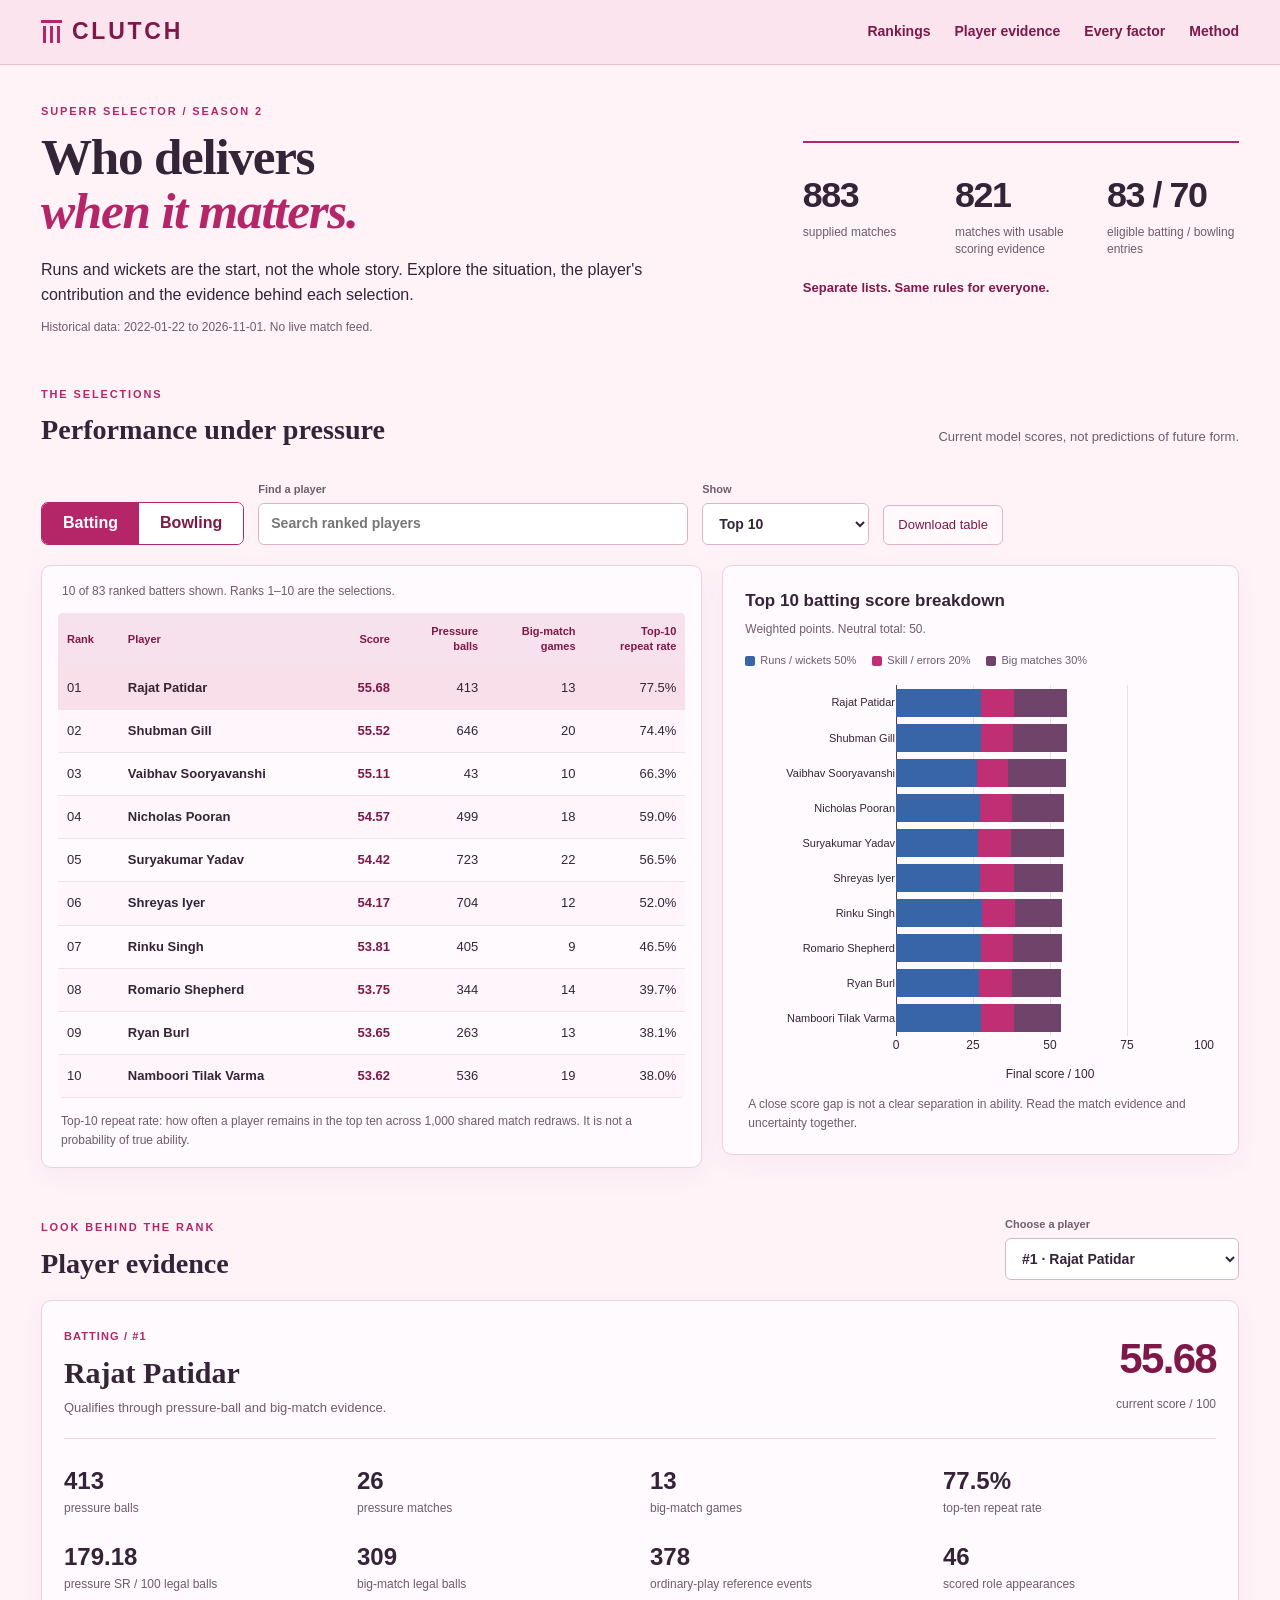
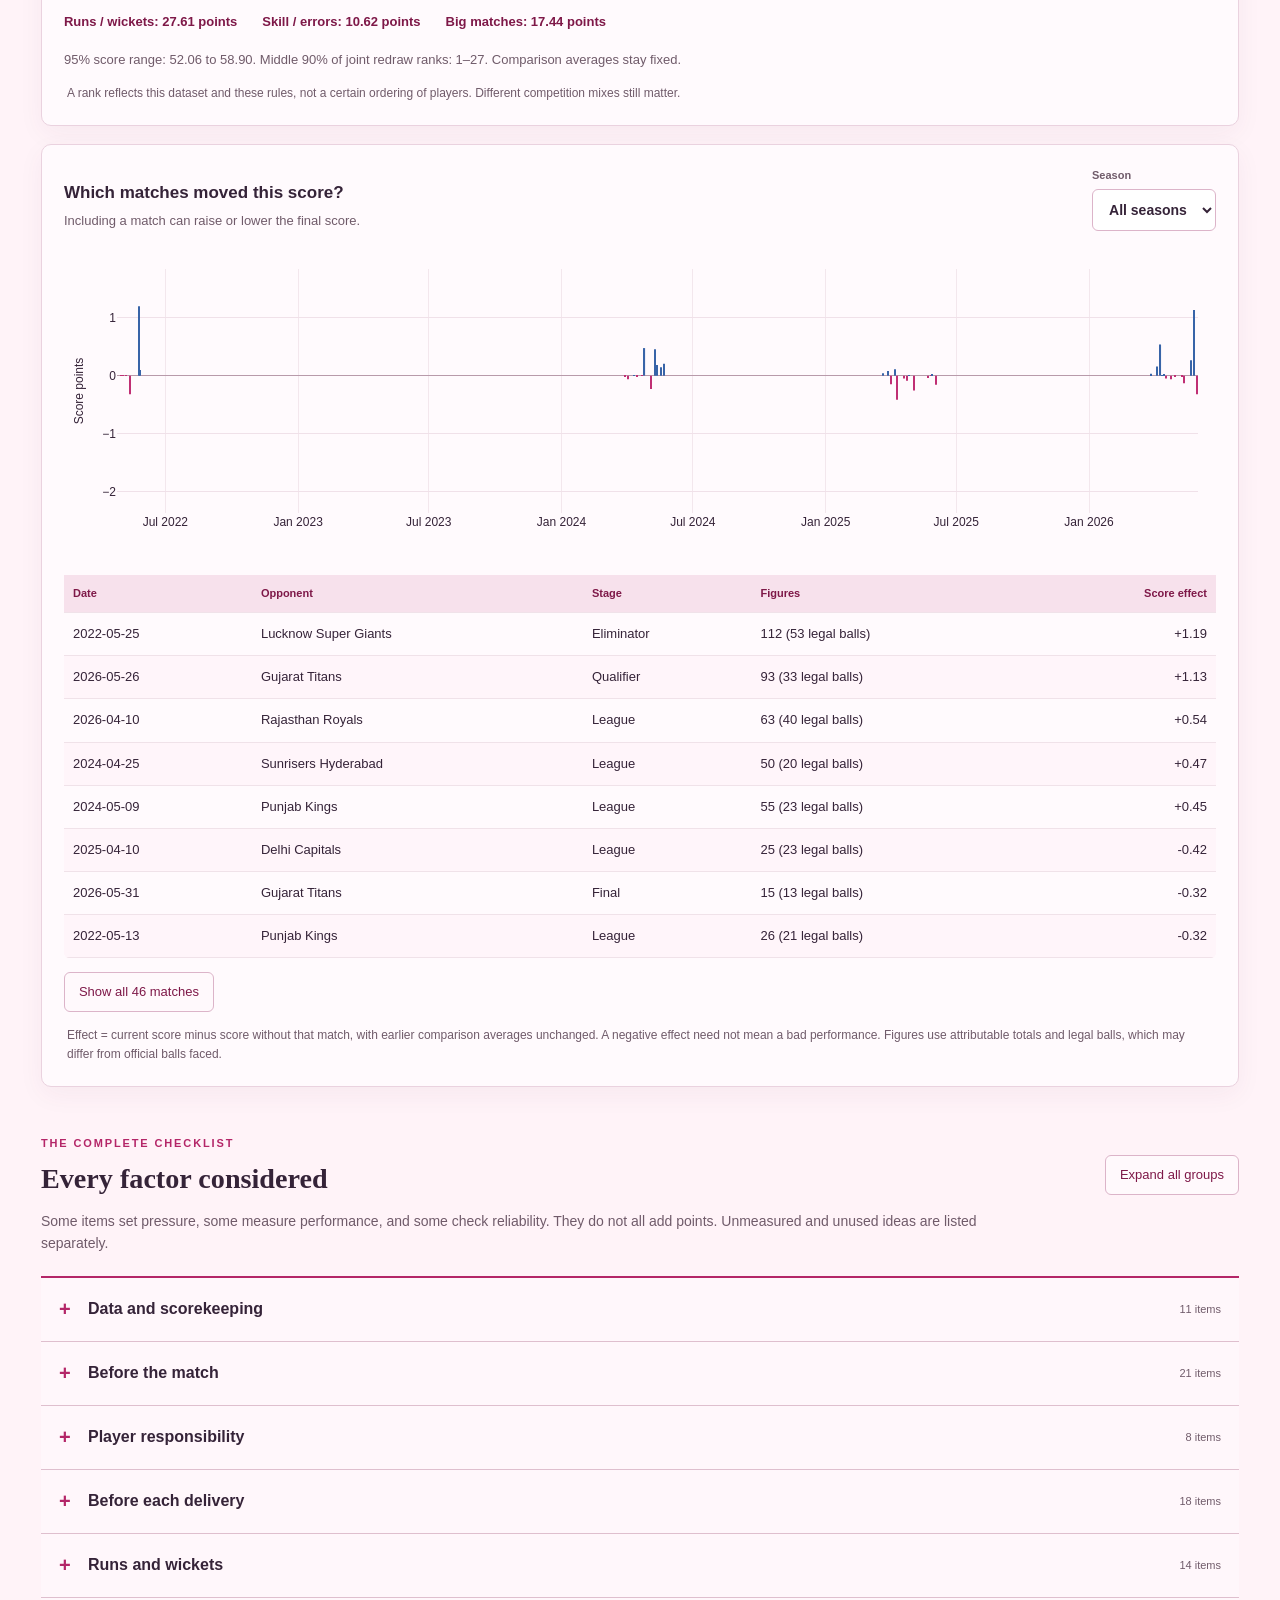
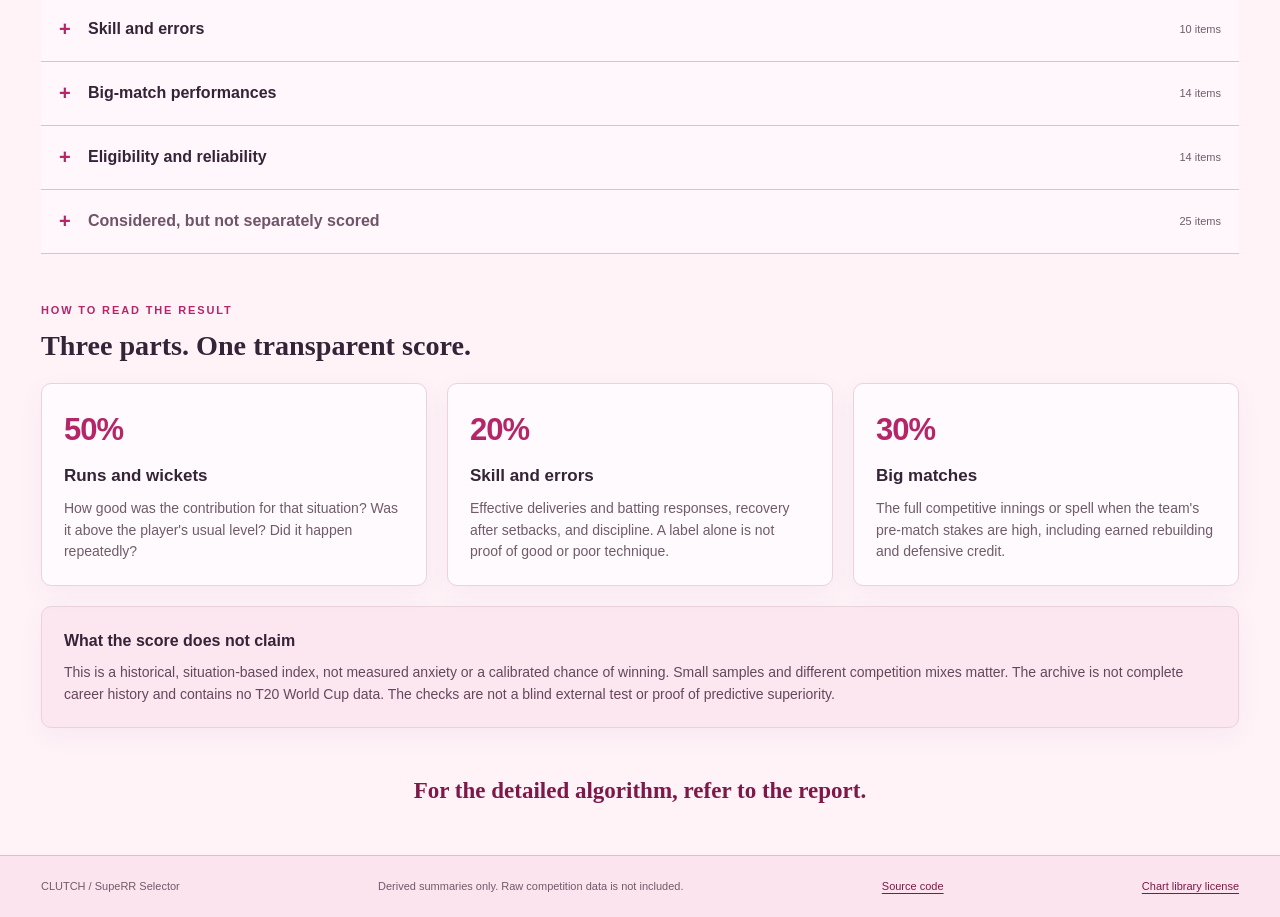
<file: index.html>
<!doctype html>
<html lang="en">
<head>
  <meta charset="utf-8"><meta name="viewport" content="width=device-width, initial-scale=1">
  <meta name="description" content="CLUTCH: batting and bowling performance under pressure, with transparent match evidence and a complete factor checklist.">
  <title>CLUTCH | Cricket under pressure</title>
  <link rel="stylesheet" href="styles.css">
  <script defer src="snapshot.js"></script>
  <script defer src="plotly-basic.min.js"></script>
  <script defer src="app.js"></script>
</head>
<body>
<a class="skip-link" href="#rankings">Skip to rankings</a>
<header class="masthead">
  <a class="wordmark" href="#top" aria-label="CLUTCH home"><span class="wickets" aria-hidden="true"><i></i><i></i><i></i></span>CLUTCH</a>
  <nav aria-label="Page sections"><a href="#rankings">Rankings</a><a href="#player">Player evidence</a><a href="#factors">Every factor</a><a href="#method">Method</a></nav>
</header>
<main id="top">
  <section class="hero" aria-labelledby="hero-title">
    <div><p class="eyebrow">SUPERR SELECTOR / SEASON 2</p><h1 id="hero-title">Who delivers<br><em>when it matters.</em></h1>
      <p class="hero-copy">Runs and wickets are the start, not the whole story. Explore the situation, the player's contribution and the evidence behind each selection.</p>
      <p class="scope-line">Historical data: 2022-01-22 to 2026-11-01. No live match feed.</p></div>
    <div class="hero-facts" aria-label="Analysis scope">
      <div><strong>883</strong><span>supplied matches</span></div>
      <div><strong>821</strong><span>matches with usable scoring evidence</span></div>
      <div><strong>83 / 70</strong><span>eligible batting / bowling entries</span></div>
      <p>Separate lists. Same rules for everyone.</p>
    </div>
  </section>
  <p id="notice" class="notice" role="status" hidden></p>
  <section id="rankings" aria-labelledby="rankings-title">
    <div class="section-heading"><div><p class="eyebrow">THE SELECTIONS</p><h2 id="rankings-title">Performance under pressure</h2></div><p>Current model scores, not predictions of future form.</p></div>
    <div class="toolbar" aria-label="Ranking filters">
      <div class="segmented" role="group" aria-label="Choose batting or bowling"><button type="button" data-role-button="batting" aria-pressed="true" disabled>Batting</button><button type="button" data-role-button="bowling" aria-pressed="false" disabled>Bowling</button></div>
      <label class="search-label">Find a player<input id="player-search" type="search" placeholder="Search ranked players" disabled></label>
      <label>Show<select id="ranking-scope" disabled><option value="top">Top 10</option><option value="all">All ranked players</option></select></label>
      <button id="download" type="button" class="quiet-button" disabled>Download table</button>
    </div>
    <noscript><p class="notice">Both ranked lists and the full factor checklist are available below. Enable JavaScript for filters and player selection.</p></noscript>
    <div class="ranking-grid">
      <div class="panel ranking-panel"><p id="result-count" class="table-note">All eligible entries are listed. Ranks 1-10 are the selections.</p>
        <div class="role-table" data-role="batting" id="batting-rankings">
          <h3 class="static-role-title">Batters</h3>
          <div class="table-scroll"><table>
            <caption class="sr-only">Ranked batting performances under the current model</caption>
            <thead><tr><th scope="col">Rank</th><th scope="col">Player</th><th scope="col">Score</th><th scope="col">Pressure<br>balls</th><th scope="col">Big-match<br>games</th><th scope="col">Top-10<br>repeat rate</th></tr></thead>
            <tbody><tr data-player="batting-5039" data-rank="1"><td>01</td><th scope="row" class="player-name">Rajat Patidar</th><td class="score">55.68</td><td>413</td><td>13</td><td>77.5%</td></tr>
<tr data-player="batting-6288" data-rank="2"><td>02</td><th scope="row" class="player-name">Shubman Gill</th><td class="score">55.52</td><td>646</td><td>20</td><td>74.4%</td></tr>
<tr data-player="batting-50284" data-rank="3"><td>03</td><th scope="row" class="player-name">Vaibhav Sooryavanshi</th><td class="score">55.11</td><td>43</td><td>10</td><td>66.3%</td></tr>
<tr data-player="batting-3125" data-rank="4"><td>04</td><th scope="row" class="player-name">Nicholas Pooran</th><td class="score">54.57</td><td>499</td><td>18</td><td>59.0%</td></tr>
<tr data-player="batting-1699" data-rank="5"><td>05</td><th scope="row" class="player-name">Suryakumar Yadav</th><td class="score">54.42</td><td>723</td><td>22</td><td>56.5%</td></tr>
<tr data-player="batting-3647" data-rank="6"><td>06</td><th scope="row" class="player-name">Shreyas Iyer</th><td class="score">54.17</td><td>704</td><td>12</td><td>52.0%</td></tr>
<tr data-player="batting-4708" data-rank="7"><td>07</td><th scope="row" class="player-name">Rinku Singh</th><td class="score">53.81</td><td>405</td><td>9</td><td>46.5%</td></tr>
<tr data-player="batting-6726" data-rank="8"><td>08</td><th scope="row" class="player-name">Romario Shepherd</th><td class="score">53.75</td><td>344</td><td>14</td><td>39.7%</td></tr>
<tr data-player="batting-2463" data-rank="9"><td>09</td><th scope="row" class="player-name">Ryan Burl</th><td class="score">53.65</td><td>263</td><td>13</td><td>38.1%</td></tr>
<tr data-player="batting-7897" data-rank="10"><td>10</td><th scope="row" class="player-name">Namboori Tilak Varma</th><td class="score">53.62</td><td>536</td><td>19</td><td>38.0%</td></tr>
<tr data-player="batting-23450" data-rank="11"><td>11</td><th scope="row" class="player-name">Sai Sudharsan</th><td class="score">53.32</td><td>221</td><td>7</td><td>33.7%</td></tr>
<tr data-player="batting-7544" data-rank="12"><td>12</td><th scope="row" class="player-name">Venkatesh Iyer</th><td class="score">53.32</td><td>95</td><td>9</td><td>28.7%</td></tr>
<tr data-player="batting-152" data-rank="13"><td>13</td><th scope="row" class="player-name">Ravindra Jadeja</th><td class="score">53.17</td><td>466</td><td>9</td><td>19.1%</td></tr>
<tr data-player="batting-796" data-rank="14"><td>14</td><th scope="row" class="player-name">Matthew Wade</th><td class="score">53.09</td><td>119</td><td>6</td><td>27.5%</td></tr>
<tr data-player="batting-838" data-rank="15"><td>15</td><th scope="row" class="player-name">Glenn Maxwell</th><td class="score">52.88</td><td>179</td><td>13</td><td>25.4%</td></tr>
<tr data-player="batting-47" data-rank="16"><td>16</td><th scope="row" class="player-name">Virat Kohli</th><td class="score">52.69</td><td>377</td><td>20</td><td>22.6%</td></tr>
<tr data-player="batting-6651" data-rank="17"><td>17</td><th scope="row" class="player-name">Towhid Hridoy</th><td class="score">52.62</td><td>227</td><td>16</td><td>17.6%</td></tr>
<tr data-player="batting-7903" data-rank="18"><td>18</td><th scope="row" class="player-name">Shamim Hossain</th><td class="score">52.56</td><td>222</td><td>9</td><td>13.0%</td></tr>
<tr data-player="batting-4986" data-rank="19"><td>19</td><th scope="row" class="player-name">Rovman Powell</th><td class="score">52.56</td><td>787</td><td>22</td><td>18.4%</td></tr>
<tr data-player="batting-8" data-rank="20"><td>20</td><th scope="row" class="player-name">Mahendra Singh Dhoni</th><td class="score">52.56</td><td>357</td><td>6</td><td>13.3%</td></tr>
<tr data-player="batting-1077" data-rank="21"><td>21</td><th scope="row" class="player-name">David Miller</th><td class="score">52.54</td><td>459</td><td>12</td><td>16.5%</td></tr>
<tr data-player="batting-1107" data-rank="22"><td>22</td><th scope="row" class="player-name">Mohammad Nabi</th><td class="score">52.51</td><td>400</td><td>13</td><td>25.8%</td></tr>
<tr data-player="batting-2485" data-rank="23"><td>23</td><th scope="row" class="player-name">Babar Azam</th><td class="score">52.40</td><td>424</td><td>13</td><td>20.0%</td></tr>
<tr data-player="batting-8182" data-rank="24"><td>24</td><th scope="row" class="player-name">Donovan Ferreira</th><td class="score">52.17</td><td>124</td><td>6</td><td>15.1%</td></tr>
<tr data-player="batting-6396" data-rank="25"><td>25</td><th scope="row" class="player-name">Tim David</th><td class="score">52.16</td><td>360</td><td>11</td><td>12.2%</td></tr>
<tr data-player="batting-7900" data-rank="26"><td>26</td><th scope="row" class="player-name">Tanzid Hasan</th><td class="score">52.16</td><td>67</td><td>11</td><td>2.5%</td></tr>
<tr data-player="batting-8101" data-rank="27"><td>27</td><th scope="row" class="player-name">Ashutosh Sharma</th><td class="score">52.12</td><td>233</td><td>6</td><td>9.6%</td></tr>
<tr data-player="batting-37052" data-rank="28"><td>28</td><th scope="row" class="player-name">Naman Dhir</th><td class="score">52.02</td><td>159</td><td>9</td><td>7.3%</td></tr>
<tr data-player="batting-4722" data-rank="29"><td>29</td><th scope="row" class="player-name">Rashid Khan</th><td class="score">52.02</td><td>397</td><td>13</td><td>5.4%</td></tr>
<tr data-player="batting-3374" data-rank="30"><td>30</td><th scope="row" class="player-name">Mark Chapman</th><td class="score">51.94</td><td>209</td><td>12</td><td>3.0%</td></tr>
<tr data-player="batting-2921" data-rank="31"><td>31</td><th scope="row" class="player-name">Fakhar Zaman</th><td class="score">51.82</td><td>232</td><td>13</td><td>7.1%</td></tr>
<tr data-player="batting-4246" data-rank="32"><td>32</td><th scope="row" class="player-name">Nitish Rana</th><td class="score">51.80</td><td>291</td><td>7</td><td>9.0%</td></tr>
<tr data-player="batting-143" data-rank="33"><td>33</td><th scope="row" class="player-name">Dinesh Karthik</th><td class="score">51.78</td><td>339</td><td>12</td><td>5.7%</td></tr>
<tr data-player="batting-4823" data-rank="34"><td>34</td><th scope="row" class="player-name">Washington Sundar</th><td class="score">51.78</td><td>249</td><td>7</td><td>1.9%</td></tr>
<tr data-player="batting-3916" data-rank="35"><td>35</td><th scope="row" class="player-name">Jitesh Sharma</th><td class="score">51.74</td><td>282</td><td>11</td><td>11.4%</td></tr>
<tr data-player="batting-2003" data-rank="36"><td>36</td><th scope="row" class="player-name">Bhanuka Rajapaksa</th><td class="score">51.70</td><td>117</td><td>7</td><td>15.6%</td></tr>
<tr data-player="batting-2876" data-rank="37"><td>37</td><th scope="row" class="player-name">Axar Patel</th><td class="score">51.68</td><td>550</td><td>12</td><td>3.6%</td></tr>
<tr data-player="batting-20702" data-rank="38"><td>38</td><th scope="row" class="player-name">Tristan Stubbs</th><td class="score">51.62</td><td>373</td><td>10</td><td>6.7%</td></tr>
<tr data-player="batting-6280" data-rank="39"><td>39</td><th scope="row" class="player-name">Harry Brook</th><td class="score">51.55</td><td>76</td><td>8</td><td>0.7%</td></tr>
<tr data-player="batting-2533" data-rank="40"><td>40</td><th scope="row" class="player-name">Najibullah Zadran</th><td class="score">51.46</td><td>141</td><td>5</td><td>1.3%</td></tr>
<tr data-player="batting-1318" data-rank="41"><td>41</td><th scope="row" class="player-name">Andre Russell</th><td class="score">51.44</td><td>361</td><td>7</td><td>10.4%</td></tr>
<tr data-player="batting-3091" data-rank="42"><td>42</td><th scope="row" class="player-name">Sahibzada Farhan</th><td class="score">51.41</td><td>141</td><td>11</td><td>2.5%</td></tr>
<tr data-player="batting-499" data-rank="43"><td>43</td><th scope="row" class="player-name">Shakib Al Hasan</th><td class="score">51.22</td><td>116</td><td>3</td><td>0.4%</td></tr>
<tr data-player="batting-4847" data-rank="44"><td>44</td><th scope="row" class="player-name">Finn Allen</th><td class="score">51.15</td><td>0</td><td>10</td><td>1.1%</td></tr>
<tr data-player="batting-4369" data-rank="45"><td>45</td><th scope="row" class="player-name">Shai Hope</th><td class="score">51.14</td><td>387</td><td>15</td><td>5.9%</td></tr>
<tr data-player="batting-22565" data-rank="46"><td>46</td><th scope="row" class="player-name">Muhammad Waseem</th><td class="score">51.11</td><td>256</td><td>11</td><td>1.0%</td></tr>
<tr data-player="batting-2639" data-rank="47"><td>47</td><th scope="row" class="player-name">Marcus Stoinis</th><td class="score">51.08</td><td>312</td><td>12</td><td>5.5%</td></tr>
<tr data-player="batting-4703" data-rank="48"><td>48</td><th scope="row" class="player-name">Rishabh Pant</th><td class="score">51.07</td><td>516</td><td>6</td><td>0.8%</td></tr>
<tr data-player="batting-5882" data-rank="49"><td>49</td><th scope="row" class="player-name">Afif Hossain</th><td class="score">51.04</td><td>129</td><td>5</td><td>0.0%</td></tr>
<tr data-player="batting-5553" data-rank="50"><td>50</td><th scope="row" class="player-name">Phil Salt</th><td class="score">51.01</td><td>82</td><td>14</td><td>0.5%</td></tr>
<tr data-player="batting-768" data-rank="51"><td>51</td><th scope="row" class="player-name">Reeza Hendricks</th><td class="score">51.01</td><td>145</td><td>8</td><td>1.5%</td></tr>
<tr data-player="batting-1568" data-rank="52"><td>52</td><th scope="row" class="player-name">Kane Williamson</th><td class="score">50.94</td><td>175</td><td>2</td><td>0.7%</td></tr>
<tr data-player="batting-4755" data-rank="53"><td>53</td><th scope="row" class="player-name">Shivam Dube</th><td class="score">50.69</td><td>397</td><td>14</td><td>2.0%</td></tr>
<tr data-player="batting-1941" data-rank="54"><td>54</td><th scope="row" class="player-name">Devon Conway</th><td class="score">50.63</td><td>91</td><td>11</td><td>0.5%</td></tr>
<tr data-player="batting-6819" data-rank="55"><td>55</td><th scope="row" class="player-name">Yashasvi Jaiswal</th><td class="score">50.60</td><td>108</td><td>19</td><td>0.3%</td></tr>
<tr data-player="batting-6460" data-rank="56"><td>56</td><th scope="row" class="player-name">Ayush Badoni</th><td class="score">50.57</td><td>259</td><td>7</td><td>0.3%</td></tr>
<tr data-player="batting-4391" data-rank="57"><td>57</td><th scope="row" class="player-name">Liam Livingstone</th><td class="score">50.55</td><td>286</td><td>14</td><td>1.6%</td></tr>
<tr data-player="batting-1481" data-rank="58"><td>58</td><th scope="row" class="player-name">Kusal Perera</th><td class="score">50.54</td><td>118</td><td>11</td><td>0.1%</td></tr>
<tr data-player="batting-88" data-rank="59"><td>59</td><th scope="row" class="player-name">Faf du Plessis</th><td class="score">50.47</td><td>566</td><td>14</td><td>1.9%</td></tr>
<tr data-player="batting-3672" data-rank="60"><td>60</td><th scope="row" class="player-name">Kusal Mendis</th><td class="score">50.45</td><td>204</td><td>26</td><td>0.2%</td></tr>
<tr data-player="batting-8647" data-rank="61"><td>61</td><th scope="row" class="player-name">Sediqullah Atal</th><td class="score">50.44</td><td>142</td><td>13</td><td>0.0%</td></tr>
<tr data-player="batting-772" data-rank="62"><td>62</td><th scope="row" class="player-name">Rilee Rossouw</th><td class="score">50.41</td><td>48</td><td>6</td><td>0.0%</td></tr>
<tr data-player="batting-4007" data-rank="63"><td>63</td><th scope="row" class="player-name">Ryan Rickelton</th><td class="score">50.41</td><td>36</td><td>7</td><td>1.0%</td></tr>
<tr data-player="batting-4773" data-rank="64"><td>64</td><th scope="row" class="player-name">Jaker Ali Anik</th><td class="score">50.40</td><td>281</td><td>8</td><td>1.3%</td></tr>
<tr data-player="batting-4736" data-rank="65"><td>65</td><th scope="row" class="player-name">Josh Inglis</th><td class="score">50.36</td><td>46</td><td>8</td><td>0.1%</td></tr>
<tr data-player="batting-3056" data-rank="66"><td>66</td><th scope="row" class="player-name">Iftikhar Ahmed</th><td class="score">50.35</td><td>169</td><td>7</td><td>1.2%</td></tr>
<tr data-player="batting-4260" data-rank="67"><td>67</td><th scope="row" class="player-name">Heinrich Klaasen</th><td class="score">50.19</td><td>354</td><td>9</td><td>1.5%</td></tr>
<tr data-player="batting-3377" data-rank="68"><td>68</td><th scope="row" class="player-name">Babar Hayat</th><td class="score">50.14</td><td>152</td><td>8</td><td>0.0%</td></tr>
<tr data-player="batting-3954" data-rank="69"><td>69</td><th scope="row" class="player-name">Andrew Balbirnie</th><td class="score">50.14</td><td>84</td><td>10</td><td>0.0%</td></tr>
<tr data-player="batting-4904" data-rank="70"><td>70</td><th scope="row" class="player-name">Kamindu Mendis</th><td class="score">50.08</td><td>211</td><td>11</td><td>0.0%</td></tr>
<tr data-player="batting-5939" data-rank="71"><td>71</td><th scope="row" class="player-name">Cameron Green</th><td class="score">50.07</td><td>200</td><td>16</td><td>1.0%</td></tr>
<tr data-player="batting-4117" data-rank="72"><td>72</td><th scope="row" class="player-name">Ishan Kishan</th><td class="score">50.01</td><td>134</td><td>11</td><td>0.0%</td></tr>
<tr data-player="batting-1596" data-rank="73"><td>73</td><th scope="row" class="player-name">Moeen Ali</th><td class="score">50.00</td><td>225</td><td>9</td><td>0.4%</td></tr>
<tr data-player="batting-818" data-rank="74"><td>74</td><th scope="row" class="player-name">Mitchell Marsh</th><td class="score">49.90</td><td>227</td><td>8</td><td>0.1%</td></tr>
<tr data-player="batting-4101" data-rank="75"><td>75</td><th scope="row" class="player-name">Mitchell Santner</th><td class="score">49.88</td><td>333</td><td>8</td><td>2.0%</td></tr>
<tr data-player="batting-8221" data-rank="76"><td>76</td><th scope="row" class="player-name">Nitish Reddy</th><td class="score">49.79</td><td>111</td><td>5</td><td>0.0%</td></tr>
<tr data-player="batting-2101" data-rank="77"><td>77</td><th scope="row" class="player-name">Quinton de Kock</th><td class="score">49.74</td><td>97</td><td>12</td><td>3.6%</td></tr>
<tr data-player="batting-3024" data-rank="78"><td>78</td><th scope="row" class="player-name">Mohammad Rizwan</th><td class="score">49.73</td><td>293</td><td>9</td><td>0.5%</td></tr>
<tr data-player="batting-3700" data-rank="79"><td>79</td><th scope="row" class="player-name">Tim Seifert</th><td class="score">49.65</td><td>35</td><td>7</td><td>0.0%</td></tr>
<tr data-player="batting-25213" data-rank="80"><td>80</td><th scope="row" class="player-name">Dewald Brevis</th><td class="score">49.56</td><td>102</td><td>8</td><td>1.3%</td></tr>
<tr data-player="batting-8301" data-rank="81"><td>81</td><th scope="row" class="player-name">Asif Khan</th><td class="score">49.33</td><td>102</td><td>7</td><td>0.0%</td></tr>
<tr data-player="batting-2490" data-rank="82"><td>82</td><th scope="row" class="player-name">Mohammad Nawaz</th><td class="score">49.29</td><td>238</td><td>12</td><td>0.4%</td></tr>
<tr data-player="batting-2756" data-rank="83"><td>83</td><th scope="row" class="player-name">Shashank Singh</th><td class="score">48.92</td><td>214</td><td>5</td><td>0.7%</td></tr></tbody>
          </table></div>
        </div>
        <div class="role-table" data-role="bowling" id="bowling-rankings">
          <h3 class="static-role-title">Bowlers</h3>
          <div class="table-scroll"><table>
            <caption class="sr-only">Ranked bowling performances under the current model</caption>
            <thead><tr><th scope="col">Rank</th><th scope="col">Player</th><th scope="col">Score</th><th scope="col">Pressure<br>balls</th><th scope="col">Big-match<br>games</th><th scope="col">Top-10<br>repeat rate</th></tr></thead>
            <tbody><tr data-player="bowling-4722" data-rank="1"><td>01</td><th scope="row" class="player-name">Rashid Khan</th><td class="score">54.93</td><td>1,140</td><td>20</td><td>77.7%</td></tr>
<tr data-player="bowling-781" data-rank="2"><td>02</td><th scope="row" class="player-name">Sunil Narine</th><td class="score">54.61</td><td>504</td><td>10</td><td>82.7%</td></tr>
<tr data-player="bowling-3629" data-rank="3"><td>03</td><th scope="row" class="player-name">Corbin Bosch</th><td class="score">54.40</td><td>145</td><td>6</td><td>69.9%</td></tr>
<tr data-player="bowling-8009" data-rank="4"><td>04</td><th scope="row" class="player-name">Junaid Siddique</th><td class="score">53.68</td><td>192</td><td>7</td><td>54.8%</td></tr>
<tr data-player="bowling-4101" data-rank="5"><td>05</td><th scope="row" class="player-name">Mitchell Santner</th><td class="score">53.18</td><td>889</td><td>13</td><td>44.5%</td></tr>
<tr data-player="bowling-7364" data-rank="6"><td>06</td><th scope="row" class="player-name">Haris Rauf</th><td class="score">53.08</td><td>533</td><td>14</td><td>51.4%</td></tr>
<tr data-player="bowling-2417" data-rank="7"><td>07</td><th scope="row" class="player-name">Akeal Hosein</th><td class="score">53.02</td><td>426</td><td>16</td><td>38.9%</td></tr>
<tr data-player="bowling-2933" data-rank="8"><td>08</td><th scope="row" class="player-name">Jasprit Bumrah</th><td class="score">52.98</td><td>686</td><td>10</td><td>42.4%</td></tr>
<tr data-player="bowling-2681" data-rank="9"><td>09</td><th scope="row" class="player-name">Taskin Ahmed</th><td class="score">52.78</td><td>268</td><td>9</td><td>33.3%</td></tr>
<tr data-player="bowling-6355" data-rank="10"><td>10</td><th scope="row" class="player-name">Shaheen Afridi</th><td class="score">52.70</td><td>457</td><td>15</td><td>37.2%</td></tr>
<tr data-player="bowling-28" data-rank="11"><td>11</td><th scope="row" class="player-name">Ishant Sharma</th><td class="score">52.64</td><td>114</td><td>3</td><td>25.6%</td></tr>
<tr data-player="bowling-2876" data-rank="12"><td>12</td><th scope="row" class="player-name">Axar Patel</th><td class="score">52.41</td><td>928</td><td>16</td><td>24.3%</td></tr>
<tr data-player="bowling-7327" data-rank="13"><td>13</td><th scope="row" class="player-name">Rasikh Salam</th><td class="score">52.31</td><td>183</td><td>6</td><td>29.0%</td></tr>
<tr data-player="bowling-3644" data-rank="14"><td>14</td><th scope="row" class="player-name">Kuldeep Yadav</th><td class="score">52.21</td><td>588</td><td>15</td><td>28.0%</td></tr>
<tr data-player="bowling-2878" data-rank="15"><td>15</td><th scope="row" class="player-name">Mohit Sharma</th><td class="score">52.11</td><td>245</td><td>3</td><td>33.1%</td></tr>
<tr data-player="bowling-1758" data-rank="16"><td>16</td><th scope="row" class="player-name">Patrick Cummins</th><td class="score">51.95</td><td>895</td><td>9</td><td>32.3%</td></tr>
<tr data-player="bowling-6669" data-rank="17"><td>17</td><th scope="row" class="player-name">Mohsin Khan</th><td class="score">51.93</td><td>215</td><td>7</td><td>17.1%</td></tr>
<tr data-player="bowling-5979" data-rank="18"><td>18</td><th scope="row" class="player-name">Abrar Ahmed</th><td class="score">51.89</td><td>306</td><td>10</td><td>14.6%</td></tr>
<tr data-player="bowling-2490" data-rank="19"><td>19</td><th scope="row" class="player-name">Mohammad Nawaz</th><td class="score">51.83</td><td>346</td><td>15</td><td>19.6%</td></tr>
<tr data-player="bowling-7690" data-rank="20"><td>20</td><th scope="row" class="player-name">Saim Ayub</th><td class="score">51.76</td><td>222</td><td>11</td><td>5.4%</td></tr>
<tr data-player="bowling-34485" data-rank="21"><td>21</td><th scope="row" class="player-name">Sufiyan Muqeem</th><td class="score">51.74</td><td>232</td><td>10</td><td>22.3%</td></tr>
<tr data-player="bowling-4900" data-rank="22"><td>22</td><th scope="row" class="player-name">Wanindu Hasaranga</th><td class="score">51.72</td><td>936</td><td>25</td><td>23.2%</td></tr>
<tr data-player="bowling-829" data-rank="23"><td>23</td><th scope="row" class="player-name">Mitchell Starc</th><td class="score">51.63</td><td>206</td><td>5</td><td>22.0%</td></tr>
<tr data-player="bowling-8177" data-rank="24"><td>24</td><th scope="row" class="player-name">Akash Madhwal</th><td class="score">51.59</td><td>186</td><td>5</td><td>23.7%</td></tr>
<tr data-player="bowling-28756" data-rank="25"><td>25</td><th scope="row" class="player-name">Haider Ali</th><td class="score">51.57</td><td>138</td><td>6</td><td>9.3%</td></tr>
<tr data-player="bowling-8746" data-rank="26"><td>26</td><th scope="row" class="player-name">Vaibhav Arora</th><td class="score">51.57</td><td>233</td><td>5</td><td>6.8%</td></tr>
<tr data-player="bowling-3298" data-rank="27"><td>27</td><th scope="row" class="player-name">Jofra Archer</th><td class="score">51.35</td><td>479</td><td>10</td><td>15.9%</td></tr>
<tr data-player="bowling-4658" data-rank="28"><td>28</td><th scope="row" class="player-name">Nasum Ahmed</th><td class="score">51.34</td><td>114</td><td>6</td><td>7.6%</td></tr>
<tr data-player="bowling-1596" data-rank="29"><td>29</td><th scope="row" class="player-name">Moeen Ali</th><td class="score">51.14</td><td>254</td><td>10</td><td>9.5%</td></tr>
<tr data-player="bowling-39657" data-rank="30"><td>30</td><th scope="row" class="player-name">Eshan Malinga</th><td class="score">51.13</td><td>476</td><td>14</td><td>1.1%</td></tr>
<tr data-player="bowling-5189" data-rank="31"><td>31</td><th scope="row" class="player-name">Faheem Ashraf</th><td class="score">51.13</td><td>136</td><td>7</td><td>6.7%</td></tr>
<tr data-player="bowling-479" data-rank="32"><td>32</td><th scope="row" class="player-name">Adil Rashid</th><td class="score">51.12</td><td>426</td><td>12</td><td>3.5%</td></tr>
<tr data-player="bowling-6256" data-rank="33"><td>33</td><th scope="row" class="player-name">Varun Chakravarthy</th><td class="score">51.06</td><td>636</td><td>13</td><td>2.6%</td></tr>
<tr data-player="bowling-4219" data-rank="34"><td>34</td><th scope="row" class="player-name">Krunal Pandya</th><td class="score">51.04</td><td>383</td><td>10</td><td>13.1%</td></tr>
<tr data-player="bowling-22471" data-rank="35"><td>35</td><th scope="row" class="player-name">Matthew Humphreys</th><td class="score">51.01</td><td>120</td><td>4</td><td>3.3%</td></tr>
<tr data-player="bowling-6450" data-rank="36"><td>36</td><th scope="row" class="player-name">Mujeeb Ur Rahman</th><td class="score">50.99</td><td>208</td><td>8</td><td>9.2%</td></tr>
<tr data-player="bowling-7699" data-rank="37"><td>37</td><th scope="row" class="player-name">Abbas Afridi</th><td class="score">50.99</td><td>265</td><td>7</td><td>0.6%</td></tr>
<tr data-player="bowling-6097" data-rank="38"><td>38</td><th scope="row" class="player-name">Brydon Carse</th><td class="score">50.98</td><td>97</td><td>3</td><td>1.2%</td></tr>
<tr data-player="bowling-722" data-rank="39"><td>39</td><th scope="row" class="player-name">Liam Dawson</th><td class="score">50.91</td><td>72</td><td>1</td><td>0.0%</td></tr>
<tr data-player="bowling-3578" data-rank="40"><td>40</td><th scope="row" class="player-name">Imad Wasim</th><td class="score">50.88</td><td>78</td><td>3</td><td>0.0%</td></tr>
<tr data-player="bowling-4641" data-rank="41"><td>41</td><th scope="row" class="player-name">Lungi Ngidi</th><td class="score">50.77</td><td>405</td><td>10</td><td>6.9%</td></tr>
<tr data-player="bowling-7920" data-rank="42"><td>42</td><th scope="row" class="player-name">Nathan Ellis</th><td class="score">50.74</td><td>292</td><td>4</td><td>5.0%</td></tr>
<tr data-player="bowling-7503" data-rank="43"><td>43</td><th scope="row" class="player-name">Ravi Bishnoi</th><td class="score">50.68</td><td>543</td><td>8</td><td>6.4%</td></tr>
<tr data-player="bowling-5837" data-rank="44"><td>44</td><th scope="row" class="player-name">Mahedi Hasan</th><td class="score">50.66</td><td>299</td><td>14</td><td>7.9%</td></tr>
<tr data-player="bowling-4856" data-rank="45"><td>45</td><th scope="row" class="player-name">Benjamin Sears</th><td class="score">50.51</td><td>144</td><td>4</td><td>2.2%</td></tr>
<tr data-player="bowling-2320" data-rank="46"><td>46</td><th scope="row" class="player-name">Trent Boult</th><td class="score">50.51</td><td>522</td><td>14</td><td>3.7%</td></tr>
<tr data-player="bowling-1944" data-rank="47"><td>47</td><th scope="row" class="player-name">Keshav Maharaj</th><td class="score">50.49</td><td>270</td><td>5</td><td>3.4%</td></tr>
<tr data-player="bowling-2687" data-rank="48"><td>48</td><th scope="row" class="player-name">Roston Chase</th><td class="score">50.46</td><td>324</td><td>12</td><td>0.8%</td></tr>
<tr data-player="bowling-25138" data-rank="49"><td>49</td><th scope="row" class="player-name">Harsh Dubey</th><td class="score">50.43</td><td>84</td><td>3</td><td>0.0%</td></tr>
<tr data-player="bowling-20704" data-rank="50"><td>50</td><th scope="row" class="player-name">Salman Mirza</th><td class="score">50.42</td><td>61</td><td>3</td><td>0.0%</td></tr>
<tr data-player="bowling-19316" data-rank="51"><td>51</td><th scope="row" class="player-name">Maheesh Theekshana</th><td class="score">50.28</td><td>894</td><td>30</td><td>2.3%</td></tr>
<tr data-player="bowling-4229" data-rank="52"><td>52</td><th scope="row" class="player-name">George Linde</th><td class="score">50.26</td><td>114</td><td>4</td><td>0.0%</td></tr>
<tr data-player="bowling-4807" data-rank="53"><td>53</td><th scope="row" class="player-name">Joshua Little</th><td class="score">50.20</td><td>208</td><td>8</td><td>0.0%</td></tr>
<tr data-player="bowling-4499" data-rank="54"><td>54</td><th scope="row" class="player-name">Saqib Mahmood</th><td class="score">50.11</td><td>69</td><td>3</td><td>0.0%</td></tr>
<tr data-player="bowling-7906" data-rank="55"><td>55</td><th scope="row" class="player-name">Rakibul Hasan</th><td class="score">50.09</td><td>72</td><td>6</td><td>0.0%</td></tr>
<tr data-player="bowling-2985" data-rank="56"><td>56</td><th scope="row" class="player-name">Mark Wood</th><td class="score">50.05</td><td>90</td><td>1</td><td>0.0%</td></tr>
<tr data-player="bowling-360" data-rank="57"><td>57</td><th scope="row" class="player-name">Bhuvneshwar Kumar</th><td class="score">49.90</td><td>645</td><td>12</td><td>4.7%</td></tr>
<tr data-player="bowling-1813" data-rank="58"><td>58</td><th scope="row" class="player-name">Deepak Chahar</th><td class="score">49.87</td><td>163</td><td>6</td><td>2.2%</td></tr>
<tr data-player="bowling-23" data-rank="59"><td>59</td><th scope="row" class="player-name">Piyush Chawla</th><td class="score">49.85</td><td>282</td><td>5</td><td>0.7%</td></tr>
<tr data-player="bowling-7325" data-rank="60"><td>60</td><th scope="row" class="player-name">Harpreet Brar</th><td class="score">49.84</td><td>169</td><td>4</td><td>1.8%</td></tr>
<tr data-player="bowling-3641" data-rank="61"><td>61</td><th scope="row" class="player-name">Ben Dwarshuis</th><td class="score">49.80</td><td>105</td><td>2</td><td>0.0%</td></tr>
<tr data-player="bowling-4373" data-rank="62"><td>62</td><th scope="row" class="player-name">Mustafizur Rahman</th><td class="score">49.55</td><td>611</td><td>17</td><td>1.6%</td></tr>
<tr data-player="bowling-6284" data-rank="63"><td>63</td><th scope="row" class="player-name">Anukul Roy</th><td class="score">49.48</td><td>95</td><td>3</td><td>0.0%</td></tr>
<tr data-player="bowling-1612" data-rank="64"><td>64</td><th scope="row" class="player-name">Yuzvendra Chahal</th><td class="score">49.47</td><td>933</td><td>21</td><td>1.5%</td></tr>
<tr data-player="bowling-5809" data-rank="65"><td>65</td><th scope="row" class="player-name">Naveen ul Haq</th><td class="score">49.36</td><td>347</td><td>11</td><td>1.7%</td></tr>
<tr data-player="bowling-6512" data-rank="66"><td>66</td><th scope="row" class="player-name">Michael Bracewell</th><td class="score">49.34</td><td>276</td><td>8</td><td>0.7%</td></tr>
<tr data-player="bowling-5577" data-rank="67"><td>67</td><th scope="row" class="player-name">Sai Kishore</th><td class="score">49.33</td><td>213</td><td>3</td><td>0.0%</td></tr>
<tr data-player="bowling-278" data-rank="68"><td>68</td><th scope="row" class="player-name">Tim Southee</th><td class="score">49.17</td><td>334</td><td>9</td><td>2.4%</td></tr>
<tr data-player="bowling-161" data-rank="69"><td>69</td><th scope="row" class="player-name">Dwayne Bravo</th><td class="score">49.01</td><td>94</td><td>2</td><td>0.0%</td></tr>
<tr data-player="bowling-5944" data-rank="70"><td>70</td><th scope="row" class="player-name">Mohammed Siraj</th><td class="score">48.74</td><td>556</td><td>17</td><td>0.7%</td></tr></tbody>
          </table></div>
        </div><p id="empty-ranking" class="empty" hidden>No ranked player matches this search.</p>
        <p class="fineprint">Top-10 repeat rate: how often a player remains in the top ten across 1,000 shared match redraws. It is not a probability of true ability.</p></div>
      <figure class="panel score-chart"><figcaption><h3 id="component-title">How the top ten scores add up</h3><p>Weighted points. Neutral total: 50.</p></figcaption>
        <div class="legend"><span><i class="swatch result"></i>Runs / wickets 50%</span><span><i class="swatch skill"></i>Skill / errors 20%</span><span><i class="swatch big"></i>Big matches 30%</span></div>
        <div id="component-chart" class="plot" aria-label="Interactive weighted-score comparison" hidden></div>
        <img id="component-fallback" src="batting-scores.svg" alt="Batting top ten, with the three weighted score parts" width="850" height="495">
        <p class="fineprint">A close score gap is not a clear separation in ability. Read the match evidence and uncertainty together.</p>
      </figure>
    </div>
  </section>
  <section id="player" aria-labelledby="player-title">
    <div class="section-heading"><div><p class="eyebrow">LOOK BEHIND THE RANK</p><h2 id="player-title">Player evidence</h2></div>
      <label>Choose a player<select id="player-select" disabled><option value="batting-5039">Rajat Patidar</option></select></label></div>
    <article class="panel profile">
      <div class="profile-heading"><div><span id="profile-rank" class="rank-label">BATTING / #1</span><h3 id="profile-name">Rajat Patidar</h3><p id="profile-route">Qualifies through pressure-ball and big-match evidence.</p></div>
        <div class="profile-score"><strong id="profile-score">55.68</strong><span>current score / 100</span></div></div>
      <div id="profile-metrics" class="profile-metrics">
        <div><strong>413</strong><span>pressure balls</span></div><div><strong>26</strong><span>pressure matches</span></div>
        <div><strong>13</strong><span>big-match games</span></div><div><strong>77.5%</strong><span>top-ten repeat rate</span></div>
      </div>
      <div id="profile-parts" class="profile-parts"><span>Runs / wickets: 27.61</span><span>Skill / errors: 10.62</span><span>Big matches: 17.44</span></div>
      <p id="profile-uncertainty" class="uncertainty">95% score range: 52.06 to 58.90. Comparison averages stay fixed.</p>
      <p id="profile-warning" class="fineprint">A rank reflects this dataset and these rules, not a certain ordering of players.</p>
    </article>
    <div id="match-evidence" class="panel match-evidence">
      <div class="section-heading compact"><div><h3>Which matches moved this score?</h3><p>Including a match can raise or lower the final score.</p></div><label>Season<select id="match-season" disabled><option value="all">All seasons</option></select></label></div>
      <div id="match-chart" class="plot match-plot" aria-label="Change in score from each match" hidden></div>
      <img id="match-fallback" src="batting-5039-matches.svg" alt="Match-by-match score influence for Rajat Patidar" width="920" height="300">
      <div class="table-scroll"><table><caption class="sr-only">Largest match influences for the selected player</caption><thead><tr><th scope="col">Date</th><th scope="col">Opponent</th><th scope="col">Stage</th><th scope="col">Figures</th><th scope="col">Score effect</th></tr></thead><tbody id="match-rows"><tr><td>2022-05-25</td><td>Lucknow Super Giants</td><td>Eliminator</td><td>112 (53 legal balls)</td><td>+1.19</td></tr>
<tr><td>2026-05-26</td><td>Gujarat Titans</td><td>Qualifier</td><td>93 (33 legal balls)</td><td>+1.13</td></tr>
<tr><td>2026-04-10</td><td>Rajasthan Royals</td><td>League</td><td>63 (40 legal balls)</td><td>+0.54</td></tr>
<tr><td>2024-04-25</td><td>Sunrisers Hyderabad</td><td>League</td><td>50 (20 legal balls)</td><td>+0.47</td></tr>
<tr><td>2024-05-09</td><td>Punjab Kings</td><td>League</td><td>55 (23 legal balls)</td><td>+0.45</td></tr>
<tr><td>2025-04-10</td><td>Delhi Capitals</td><td>League</td><td>25 (23 legal balls)</td><td>-0.42</td></tr>
<tr><td>2026-05-31</td><td>Gujarat Titans</td><td>Final</td><td>15 (13 legal balls)</td><td>-0.32</td></tr>
<tr><td>2022-05-13</td><td>Punjab Kings</td><td>League</td><td>26 (21 legal balls)</td><td>-0.32</td></tr></tbody></table></div>
      <button type="button" id="more-matches" class="quiet-button" disabled>Show all matches</button>
      <p class="fineprint">Effect = current score minus score without that match, with earlier comparison averages unchanged. A negative effect need not mean a bad performance. Figures use attributable totals and legal balls, which may differ from official balls faced.</p>
    </div>
    <p id="match-unavailable" class="notice" hidden>Match-by-match details are packaged for the selected top ten in each role. Aggregate figures remain available for other ranked players.</p>
  </section>
  <section id="factors" aria-labelledby="factors-title">
    <div class="section-heading"><div><p class="eyebrow">THE COMPLETE CHECKLIST</p><h2 id="factors-title">Every factor considered</h2></div><button id="expand-factors" type="button" class="quiet-button" disabled>Expand all groups</button></div>
    <p class="section-intro">Some items set pressure, some measure performance, and some check reliability. They do not all add points. Unmeasured and unused ideas are listed separately.</p>
    <div class="factor-groups"><details class="factor-group" data-kind="checks"><summary>Data and scorekeeping <span>11 items</span></summary><ul class="factor-list"><li data-factor="D01">Unchanged source files; correct match, team and player identities</li><li data-factor="D02">Delivery order and a separate legal-ball count</li><li data-factor="D03">Numeric extras; team runs versus bowler runs</li><li data-factor="D04">Credited wickets; no guessed run-out or retirement blame</li><li data-factor="D05">Scoreboard, innings-ending, ball-count and result-margin checks</li><li data-factor="D06">Rain and revised-target timing</li><li data-factor="D07">Missing information stays unknown, not zero</li><li data-factor="D08">Usable performances in no-result matches</li><li data-factor="D09">Earlier dates only; no same-day or future information</li><li data-factor="D10">Recorded facts, chosen weights and estimates kept separate</li><li data-factor="D11">Full scorecards retained beside competitive-play totals</li></ul></details><details class="factor-group" data-kind="scoring"><summary>Before the match <span>21 items</span></summary><ul class="factor-list"><li data-factor="P01">Competition type and importance: IPL, senior, qualifying and emerging cricket</li><li data-factor="P02">Gradual competition-importance adjustment</li><li data-factor="P03">Championship finals</li><li data-factor="P04">Elimination, Eliminators, semi-finals and a place in the final</li><li data-factor="P05">Qualifier 1 and a genuine second chance</li><li data-factor="P06">Series deciders, survival, early wins, undecided series and dead rubbers</li><li data-factor="P07">Earlier standings, remaining fixtures and win/loss consequences</li><li data-factor="P08">Qualifying versus finishing in the top two</li><li data-factor="P09">The practical IPL 14-point target, not guaranteed qualification</li><li data-factor="P10">Different stakes for the two teams</li><li data-factor="P11">Defending-champion expectations</li><li data-factor="P12">Favourite expectations from earlier team results</li><li data-factor="P13">Longer-term team history, excluding the latest five results</li><li data-factor="P14">Home expectations only when verified; inactive in this dataset</li><li data-factor="P15">Strongest expectation only; expectation/form/rivalry share an 8-point limit</li><li data-factor="P16">Last five results compared with what was expected</li><li data-factor="P17">Stated rivalry ratings and an explicit default</li><li data-factor="P18">Opponent strength, tempered when history is limited</li><li data-factor="P19">Past meetings versus earlier expectations, not raw head-to-head wins</li><li data-factor="P20">Fixture uncertainty, replacement matches and announcement dates</li><li data-factor="P21">Possible versus guaranteed qualification; uncertain net-run-rate ties</li></ul></details><details class="factor-group" data-kind="scoring"><summary>Player responsibility <span>8 items</span></summary><ul class="factor-list"><li data-factor="R01">Captain responsibility</li><li data-factor="R02">Verified vice-captain responsibility; never both leadership roles</li><li data-factor="R03">Earlier batting and bowling ability, calculated separately</li><li data-factor="R04">Likely balls faced/bowled and expected share of the team&#x27;s job</li><li data-factor="R05">Remaining batting strength after dismissed players are removed</li><li data-factor="R06">Bowler quotas, the current over and feasible non-consecutive future overs</li><li data-factor="R07">Confirmed XI, observed alternatives and flagged missing-data fallbacks</li><li data-factor="R08">Reliance capped at 25%, combined responsibility at 35%, player pressure at 100</li></ul></details><details class="factor-group" data-kind="scoring"><summary>Before each delivery <span>18 items</span></summary><ul class="factor-list"><li data-factor="L01">Score, target and runs needed</li><li data-factor="L02">Legal balls left; powerplay, middle overs and death overs</li><li data-factor="L03">Wickets in hand and shortage of batting options</li><li data-factor="L04">Projected first-innings total versus the venue&#x27;s usual total</li><li data-factor="L05">Required rate versus normal scoring pace</li><li data-factor="L06">The bowler&#x27;s own run allowance while defending</li><li data-factor="L07">New versus settled striker</li><li data-factor="L08">Wickets lost close together</li><li data-factor="L09">Consecutive legal team dot balls</li><li data-factor="L10">Recent boundaries and four-plus-run balls</li><li data-factor="L11">Partnership runs, balls and resets after wickets</li><li data-factor="L12">Free hits and their effect on runs, wickets and pressure</li><li data-factor="L13">A brief hitting burst versus sustaining a high rate</li><li data-factor="L14">Reduced weight for very easy or near-impossible chases</li><li data-factor="L15">35% pre-match pressure plus 65% in-match pressure</li><li data-factor="L16">Starting-task pressure; no extra reward for self-created difficulty</li><li data-factor="L17">When sixes alone can no longer win or tie the chase</li><li data-factor="L18">Extras or unusual runs reopening a chase; clinching balls and errors still count</li></ul></details><details class="factor-group" data-kind="scoring"><summary>Runs and wickets <span>14 items</span></summary><ul class="factor-list"><li data-factor="O01">Comparable role, competition, season, innings, phase and batting position</li><li data-factor="O02">Earlier competition and venue scoring rates</li><li data-factor="O03">The current opponent&#x27;s earlier batting or bowling ability</li><li data-factor="O04">Useful chase runs capped at the remaining need</li><li data-factor="O05">Wicket value from balls left, wickets left and batter ability</li><li data-factor="O06">The player&#x27;s earlier ordinary-pressure performance</li><li data-factor="O07">Runs scored/saved and wickets, charged to the correct player</li><li data-factor="O08">Improvement over usual performance, limited by available history</li><li data-factor="O09">A late highlight cannot erase a poor whole innings or spell</li><li data-factor="O10">Repeated good, neutral and poor contributions, not team win percentage</li><li data-factor="O11">Continuous pressure weights above 50; high-pressure label from 60</li><li data-factor="O12">Limited weight per match; small samples stay closer to neutral</li><li data-factor="O13">50% situation-adjusted quality, 30% above-usual play, 20% consistency</li><li data-factor="O14">First-ball failures remain in the record</li></ul></details><details class="factor-group" data-kind="scoring"><summary>Skill and errors <span>10 items</span></summary><ul class="factor-list"><li data-factor="X01">Valid delivery labels; pace/spin consistency; doubtful labels left ungraded</li><li data-factor="X02">Wides, no-balls and confirmed beamers take priority over good-looking outcomes</li><li data-factor="X03">Effective yorkers, variations and ordinary deliveries; death-over context</li><li data-factor="X04">Useful batting responses, difficult balls and defence during a rebuild</li><li data-factor="X05">Scoring after dots and recovery after boundaries; strongest bonus only</li><li data-factor="X06">Full-toss uncertainty: modest effective-ball credit, boundary costs, no guessed height</li><li data-factor="X07">No automatic easy-ball batting bonus for full tosses; illegal-opportunity safeguards</li><li data-factor="X08">Earlier similar deliveries and personal history, matched to the task</li><li data-factor="X09">Big-match, death-over, severe, collapse, dot-chain and run-leak situations</li><li data-factor="X10">Annotation coverage, limited match weight and small-sample adjustment</li></ul></details><details class="factor-group" data-kind="scoring"><summary>Big-match performances <span>14 items</span></summary><ul class="factor-list"><li data-factor="M01">Own-team pre-match pressure above 70; importance weights both good and poor play</li><li data-factor="M02">The full competitive innings or spell, not just dramatic balls</li><li data-factor="M03">Run target fixed at the player&#x27;s first opportunity in each over</li><li data-factor="M04">Normal scoring pace when batting first</li><li data-factor="M05">Required chase pace with limited blame for an earlier shortfall</li><li data-factor="M06">The tighter of normal economy and the runs affordable while defending</li><li data-factor="M07">Limited secondary wicket value and bounded batting-survival credit</li><li data-factor="M08">A real, still-live collapse with time to rebuild</li><li data-factor="M09">Enough personal runs/balls and partnership growth or run share</li><li data-factor="M10">Positive rebuilding quality; half-credit protection capped at 10</li><li data-factor="M11">Inherited defensive difficulty, enough balls and genuinely controlled scoring</li><li data-factor="M12">Individual failure or verified help in a win, including closing actions</li><li data-factor="M13">Small result adjustment: at most 2 big-match points or 0.6 final points</li><li data-factor="M14">Match-importance weighting and a three-match starting evidence allowance</li></ul></details><details class="factor-group" data-kind="checks"><summary>Eligibility and reliability <span>14 items</span></summary><ul class="factor-list"><li data-factor="Q01">At least six relevant matches, 60 legal balls and 30 ordinary-play events</li><li data-factor="Q02">At least four effective appearances; evidence spread across matches</li><li data-factor="Q03">Positive full-performance quality plus supported pressure-ball or big-match results</li><li data-factor="Q04">Separate score and percentile; the 50/20/30 mix is not a win probability</li><li data-factor="Q05">Separate batting/bowling lists, unique IDs and no player-specific overrides</li><li data-factor="Q06">95% individual score ranges from 250 match redraws</li><li data-factor="Q07">Joint rank and top-ten stability from 1,000 shared redraws; tied places handled fairly</li><li data-factor="Q08">Sensitivity to weights, years, competition scope, innings and recent form</li><li data-factor="Q09">Earlier-to-later comparisons; eligibility based only on earlier matches</li><li data-factor="Q10">Independent reconstruction of scores, components and source totals</li><li data-factor="Q11">Seeded test cases, unit/functional/regression tests and cricket-law checks</li><li data-factor="Q12">Remove-one-match checks and both positive and negative match examples</li><li data-factor="Q13">Rejected alternatives retained as evidence, not silently promoted</li><li data-factor="Q14">Dataset coverage, submission names and portal eligibility checked separately</li></ul></details><details class="factor-group" data-kind="not_scored"><summary>Considered, but not separately scored <span>25 items</span></summary><ul class="factor-list"><li data-factor="N01">Actual anxiety, confidence or a claimed psychological cause</li><li data-factor="N02">Measured crowd hostility, media attention or publicity</li><li data-factor="N03">Rarity, prize money, national emotion or upset stories</li><li data-factor="N04">Avoiding a whitewash or facing a former team</li><li data-factor="N05">Exact net-run-rate, winning-margin or chase-by-over targets</li><li data-factor="N06">Live updates from other matches and bonus-point targets</li><li data-factor="N07">Exact field positions, boundary sizes, timeouts and over-rate penalties</li><li data-factor="N08">Actual pitch, weather, dew, wet ball and venue familiarity</li><li data-factor="N09">Unverified DLS timing, reduced budgets and restart stress</li><li data-factor="N10">Super Overs mixed with regular innings</li><li data-factor="N11">Guessed effects of dropped catches, misfields, DRS or disputed calls</li><li data-factor="N12">Unmeasured injury, fatigue, travel or recovery condition</li><li data-factor="N13">Debuts, first finals, selection pressure, farewells, milestones or awards</li><li data-factor="N14">Private plans, strike farming, assigned roles or intended tail protection</li><li data-factor="N15">Unobserved future bowling plans or forced matchups</li><li data-factor="N16">Separate handedness, unfamiliar-role, promotion or personal-familiarity penalties</li><li data-factor="N17">Extra boundary-drought, rising-required-rate or expensive-over bonuses</li><li data-factor="N18">Earlier flat pre-match weighting</li><li data-factor="N19">Replacing the current score with a win-probability model</li><li data-factor="N20">Unpromoted rebuild rules or direct match-importance weights</li><li data-factor="N21">Recent-form-only or time-decayed rankings as the final selection</li><li data-factor="N22">Resampling frequency or mean-minus-standard-deviation as the rank key</li><li data-factor="N23">Contracts, auction prices, nationality and overseas-player limits</li><li data-factor="N24">External performance-data merges</li><li data-factor="N25">Using this ball&#x27;s result, or a fixed top quarter, to label its prior pressure</li></ul></details></div>
  </section>
  <section id="method" aria-labelledby="method-title">
    <div class="section-heading"><div><p class="eyebrow">HOW TO READ THE RESULT</p><h2 id="method-title">Three parts. One transparent score.</h2></div></div>
    <div class="method-grid">
      <article class="panel"><span class="method-weight">50%</span><h3>Runs and wickets</h3><p>How good was the contribution for that situation? Was it above the player's usual level? Did it happen repeatedly?</p></article>
      <article class="panel"><span class="method-weight">20%</span><h3>Skill and errors</h3><p>Effective deliveries and batting responses, recovery after setbacks, and discipline. A label alone is not proof of good or poor technique.</p></article>
      <article class="panel"><span class="method-weight">30%</span><h3>Big matches</h3><p>The full competitive innings or spell when the team's pre-match stakes are high, including earned rebuilding and defensive credit.</p></article>
    </div>
    <div class="limits panel"><h3>What the score does not claim</h3><p>This is a historical, situation-based index, not measured anxiety or a calibrated chance of winning. Small samples and different competition mixes matter. The archive is not complete career history and contains no T20 World Cup data. The checks are not a blind external test or proof of predictive superiority.</p></div>
    <p class="report-note">For the detailed algorithm, refer to the report.</p>
  </section>
</main>
<footer><span>CLUTCH / SupeRR Selector</span><span>Derived summaries only. Raw competition data is not included.</span><a href="https://github.com/parvvchhabra15/clutch">Source code</a><a href="plotly-LICENSE.txt">Chart library license</a></footer>
</body>
</html>
</file>
<file: styles.css>
:root {
  color-scheme: light;
  --paper: #fff3f8;
  --surface: #fffafd;
  --white: #ffffff;
  --ink: #352338;
  --muted: #705b6a;
  --pink: #b42668;
  --pink-dark: #7e1848;
  --pink-light: #f8dce9;
  --line: #ead2df;
  --blue: #3864a8;
  --big: #70436b;
  --shadow: 0 8px 26px rgb(105 38 76 / 5%);
  font-family: "Segoe UI", "Helvetica Neue", sans-serif;
  font-synthesis: none;
}
* { box-sizing: border-box; }
html { scroll-behavior: smooth; scroll-padding-top: 92px; }
body { margin: 0; background: var(--paper); color: var(--ink); line-height: 1.55; }
[hidden] { display: none !important; }
a { color: var(--pink-dark); text-underline-offset: 3px; }
button, input, select { font: inherit; }
button, select { cursor: pointer; }
button:disabled, input:disabled, select:disabled { cursor: default; opacity: .7; }
button, input, select, summary { -webkit-tap-highlight-color: transparent; }
:focus-visible { outline: 3px solid var(--blue); outline-offset: 4px; }
.skip-link { position: absolute; top: -80px; left: 16px; z-index: 99; padding: 10px 16px; background: white; }
.skip-link:focus { top: 10px; }
.masthead {
  position: sticky; top: 0; z-index: 20; display: flex; justify-content: space-between;
  align-items: center; gap: 24px; padding: 14px max(3.2vw, 18px); background: #fce4ef;
  border-bottom: 1px solid #e6bed2;
}
.wordmark { display: inline-flex; gap: 10px; align-items: center; color: var(--pink-dark); text-decoration: none; font-weight: 850; font-size: 23px; letter-spacing: .12em; }
.wickets { display: inline-flex; gap: 4px; height: 23px; border-top: 3px solid var(--pink); padding: 3px 2px 0; }
.wickets i { width: 3px; background: var(--pink); }
nav { display: flex; flex-wrap: wrap; gap: 24px; }
nav a { font-size: 14px; font-weight: 600; text-decoration: none; }
nav a:hover { text-decoration: underline; }
main { width: min(1510px, 93.6%); margin: 0 auto; }
.hero { display: grid; grid-template-columns: minmax(0, 1.6fr) minmax(300px, 1fr); gap: 64px; align-items: center; padding: 38px 0 26px; margin-bottom: 24px; }
.eyebrow { margin: 0 0 10px; color: var(--pink); font-size: 11px; font-weight: 750; letter-spacing: .17em; }
h1 { margin: 0; font: 600 clamp(35px, 4vw, 55px)/1.06 Georgia, "Times New Roman", serif; letter-spacing: -.025em; }
h1 em { color: var(--pink); font-weight: inherit; }
.hero-copy { max-width: 610px; margin: 20px 0 10px; font-size: 16px; }
.scope-line { margin: 0; font-size: 12px; color: var(--muted); }
.hero-facts { display: grid; grid-template-columns: repeat(3, minmax(0, 1fr)); gap: 20px; padding: 25px 0 0; border-top: 2px solid var(--pink); }
.hero-facts strong { display: block; font-size: clamp(24px, 2.8vw, 36px); letter-spacing: -.04em; font-weight: 750; font-variant-numeric: tabular-nums; white-space: nowrap; }
.hero-facts span { display: block; color: var(--muted); line-height: 1.4; font-size: 12px; }
.hero-facts p { grid-column: 1 / -1; margin: 0; color: var(--pink-dark); font-size: 13px; font-weight: 600; }
section { margin-bottom: 48px; }
.section-heading { display: flex; justify-content: space-between; align-items: end; gap: 20px; margin: 20px 0; }
.section-heading h2 { font: 600 clamp(25px, 2.2vw, 32px)/1.2 Georgia, "Times New Roman", serif; margin: 0; }
.section-heading > p { margin: 0; max-width: 400px; font-size: 13px; color: var(--muted); }
.section-heading.compact { margin-top: 0; }
.section-heading.compact p { margin: 4px 0 0; color: var(--muted); font-size: 13px; }
.section-heading h3, figure h3 { margin: 0; font-size: 17px; }
.toolbar { display: flex; align-items: end; gap: 14px; flex-wrap: wrap; padding: 14px 0 20px; }
label { display: grid; gap: 5px; font-size: 11px; color: var(--muted); font-weight: 650; }
input, select { border: 1px solid #dcb4c9; border-radius: 6px; background: white; color: var(--ink); padding: 9px 12px; min-height: 42px; font-size: 14px; }
input[type="search"] { width: 100%; }
.toolbar select { width: 100%; min-width: 0; }
.search-label { flex: 1 1 250px; max-width: 430px; }
.segmented { display: inline-flex; border: 1px solid var(--pink); border-radius: 7px; overflow: hidden; min-height: 42px; }
.segmented button { border: 0; padding: 8px 21px; background: white; color: var(--pink-dark); font-weight: 650; }
.segmented button[aria-pressed="true"] { background: var(--pink); color: white; }
.quiet-button { border: 1px solid #dcb4c9; border-radius: 6px; padding: 9px 14px; background: #fff9fc; color: var(--pink-dark); font-size: 13px; min-height: 40px; }
.quiet-button:hover { background: var(--pink-light); }
.ranking-grid { display: grid; grid-template-columns: minmax(0, 1.28fr) minmax(340px, 1fr); gap: 20px; align-items: start; }
.panel { background: var(--surface); border: 1px solid var(--line); border-radius: 10px; box-shadow: var(--shadow); padding: 22px; min-width: 0; }
.ranking-panel { padding: 16px 16px 18px; }
.table-note { margin: 0 4px 12px; color: var(--muted); font-size: 12px; }
.table-scroll { overflow: auto; max-width: 100%; max-height: 550px; border-radius: 5px; }
table { width: 100%; border-collapse: collapse; font-size: 13px; }
thead { background: #f7e1ec; }
th, td { padding: 11px 9px; border-bottom: 1px solid #f0e2e9; text-align: right; vertical-align: middle; font-variant-numeric: tabular-nums; }
thead th { position: sticky; top: 0; z-index: 1; background: #f7e1ec; color: var(--pink-dark); font-size: 11px; line-height: 1.4; font-weight: 700; }
td:first-child, th:first-child { text-align: left; }
.player-name, thead th:nth-child(2) { text-align: left; }
.player-name { min-width: 148px; font-weight: 600; }
.score { font-weight: 750; color: var(--pink-dark); }
tbody tr:nth-child(even) { background: #fff5fa; }
tbody tr:hover, tbody tr.selected { background: #f9dfe9; }
.player-link { border: 0; padding: 0; background: transparent; color: inherit; font: inherit; text-align: left; cursor: pointer; }
.player-link:hover { text-decoration: underline; }
.static-role-title { font-size: 16px; color: var(--pink-dark); }
.js .static-role-title { display: none; }
.fineprint { font-size: 12px; color: var(--muted); line-height: 1.55; margin: 14px 3px 0; }
figure { margin: 0; }
figure figcaption p { font-size: 12px; color: var(--muted); margin: 5px 0 0; }
.legend { display: flex; flex-wrap: wrap; gap: 8px 16px; padding: 14px 0 4px; font-size: 11px; color: var(--muted); }
.legend span { display: flex; gap: 5px; align-items: center; }
.swatch { display: inline-block; width: 10px; height: 10px; border-radius: 2px; }
.swatch.result { background: var(--blue); }
.swatch.skill { background: #c02f74; }
.swatch.big { background: var(--big); }
.plot { width: 100%; height: 408px; }
.match-plot { height: 310px; }
figure img, .match-evidence img { width: 100%; height: auto; display: block; }
.empty { padding: 30px 12px; text-align: center; color: var(--muted); }
.notice { padding: 13px 18px; border: 1px solid #ddb5c9; border-left: 4px solid var(--pink); border-radius: 4px; background: #fff0f7; font-size: 14px; }
.profile { margin-bottom: 18px; }
.profile-heading { display: flex; align-items: center; justify-content: space-between; gap: 25px; }
.rank-label { font-size: 11px; color: var(--pink); font-weight: 750; letter-spacing: .1em; }
.profile-heading h3 { margin: 7px 0; font: 600 30px/1.2 Georgia, "Times New Roman", serif; }
.profile-heading p { color: var(--muted); font-size: 13px; margin: 0; }
.profile-score { text-align: right; min-width: 145px; }
.profile-score strong { font-size: 42px; font-weight: 750; letter-spacing: -.04em; color: var(--pink-dark); display: block; font-variant-numeric: tabular-nums; }
.profile-score span { font-size: 12px; color: var(--muted); }
.profile-metrics { display: grid; grid-template-columns: repeat(4, minmax(0, 1fr)); gap: 20px; padding: 23px 0 18px; margin-top: 20px; border-top: 1px solid var(--line); }
.profile-metrics strong { font-size: 24px; font-variant-numeric: tabular-nums; display: block; }
.profile-metrics span { display: block; font-size: 12px; color: var(--muted); }
.profile-parts { display: flex; flex-wrap: wrap; gap: 8px 25px; color: var(--pink-dark); font-weight: 650; font-size: 13px; }
.uncertainty { margin: 18px 0 0; font-size: 13px; color: var(--muted); }
.match-evidence table { margin-top: 14px; }
.match-evidence table th, .match-evidence table td { text-align: left; }
.match-evidence table th:last-child, .match-evidence table td:last-child { text-align: right; }
.match-evidence td { font-size: 13px; }
.match-evidence td:first-child { white-space: nowrap; }
.match-evidence .quiet-button { margin-top: 14px; }
.section-intro { max-width: 970px; color: var(--muted); font-size: 14px; margin: -4px 0 21px; }
.factor-groups { border-top: 2px solid var(--pink); }
.factor-group { border-bottom: 1px solid #dfbfce; background: #fff7fb; }
.factor-group summary { display: flex; gap: 14px; align-items: center; justify-content: space-between; cursor: pointer; padding: 16px 18px; font-weight: 650; font-size: 16px; list-style: none; }
.factor-group summary::before { content: "+"; color: var(--pink); font-size: 20px; width: 15px; flex-shrink: 0; }
.factor-group[open] summary::before { content: "\2212"; }
.factor-group summary span { color: var(--muted); font-size: 11px; font-weight: 500; margin-left: auto; white-space: nowrap; }
.factor-group summary::-webkit-details-marker { display: none; }
.factor-group[open] { background: white; }
.factor-group[data-kind="not_scored"] summary { color: #70556a; }
.factor-list { margin: 0; padding: 0 24px 20px 48px; list-style: none; font-size: 14px; line-height: 1.95; color: #5b4856; }
.factor-list li { display: inline; }
.factor-list li:not(:last-child)::after { content: ", "; color: var(--pink); font-weight: 600; }
.factor-list li:last-child::after { content: "."; }
.method-grid { display: grid; grid-template-columns: repeat(3, minmax(0, 1fr)); gap: 20px; }
.method-weight { color: var(--pink); font-weight: 800; font-size: 31px; letter-spacing: -.03em; }
.method-grid h3 { margin: 9px 0; font-size: 17px; }
.method-grid p { margin: 0; color: var(--muted); font-size: 14px; }
.limits { margin-top: 20px; background: #fce7f1; }
.limits h3 { font-size: 16px; margin: 0 0 8px; }
.limits p { font-size: 14px; margin: 0; color: #64485c; max-width: 1190px; }
.report-note { text-align: center; font: 600 23px/1.4 Georgia, "Times New Roman", serif; color: var(--pink-dark); padding: 24px 15px 0; }
footer { border-top: 1px solid #dfbfce; padding: 22px 3.2vw; display: flex; flex-wrap: wrap; gap: 12px 28px; justify-content: space-between; color: var(--muted); background: #fce4ef; font-size: 11px; }
.sr-only { position: absolute; width: 1px; height: 1px; padding: 0; margin: -1px; overflow: hidden; clip: rect(0, 0, 0, 0); white-space: nowrap; border: 0; }
@media (max-width: 1100px) {
  .hero { gap: 32px; grid-template-columns: 1.3fr 1fr; }
  .ranking-grid { grid-template-columns: minmax(0, 1fr); }
  .score-chart { display: grid; grid-template-columns: 210px minmax(0, 1fr); gap: 0 20px; }
  .score-chart figcaption, .score-chart .legend, .score-chart .fineprint { grid-column: 1; }
  .score-chart .plot, .score-chart img { grid-column: 2; grid-row: 1 / 5; }
  .score-chart .legend { align-content: start; flex-direction: column; }
  .score-chart .fineprint { align-self: start; }
  .table-scroll { max-height: 510px; }
}
@media (max-width: 720px) {
  .masthead { align-items: start; gap: 12px; flex-direction: column; padding: 12px 4%; }
  .wordmark { font-size: 20px; }
  nav { gap: 18px; }
  nav a { font-size: 12px; }
  html { scroll-padding-top: 115px; }
  main { width: 92%; }
  .hero { grid-template-columns: 1fr; gap: 25px; padding: 32px 0 15px; }
  .hero-facts { padding-top: 18px; gap: 15px; }
  .hero-facts strong { font-size: 28px; }
  .hero-copy { font-size: 15px; }
  .section-heading { align-items: start; flex-direction: column; gap: 12px; }
  .section-heading h2 { font-size: 26px; }
  .panel { padding: 16px; }
  .ranking-panel { padding: 13px 10px; }
  .role-table table { min-width: 570px; }
  .toolbar { gap: 12px; }
  .search-label { order: 4; flex-basis: 100%; max-width: none; }
  .toolbar > label:not(.search-label) { flex: 1; min-width: 165px; }
  .score-chart { display: block; }
  .score-chart .legend { flex-direction: row; }
  .plot { height: 430px; }
  .match-plot { height: 300px; }
  .profile-heading { align-items: start; gap: 12px; }
  .profile-heading h3 { font-size: 25px; }
  .profile-score { min-width: 102px; }
  .profile-score strong { font-size: 33px; }
  .profile-score span { font-size: 10px; }
  .profile-metrics { grid-template-columns: repeat(2, minmax(0, 1fr)); gap: 18px; }
  .profile-parts { gap: 8px 14px; font-size: 12px; }
  #player-select { width: 100%; max-width: 330px; }
  .match-evidence table { min-width: 580px; }
  .method-grid { grid-template-columns: 1fr; gap: 12px; }
  .factor-group summary { padding: 14px 10px; font-size: 15px; }
  .factor-list { padding: 0 16px 18px 35px; }
  .report-note { font-size: 21px; }
}
@media (prefers-reduced-motion: reduce) {
  html { scroll-behavior: auto; }
  *, *::before, *::after { animation: none !important; transition: none !important; }
}
@media print {
  .masthead { position: static; }
  .toolbar, .quiet-button, #player-select, #match-season { display: none; }
  .role-table[hidden] { display: block !important; }
  .table-scroll { max-height: none; overflow: visible; }
  .ranking-grid, .method-grid { display: block; }
  .panel { box-shadow: none; margin-bottom: 15px; }
  .static-role-title { display: block !important; }
  footer { background: white; }
}
</file>
